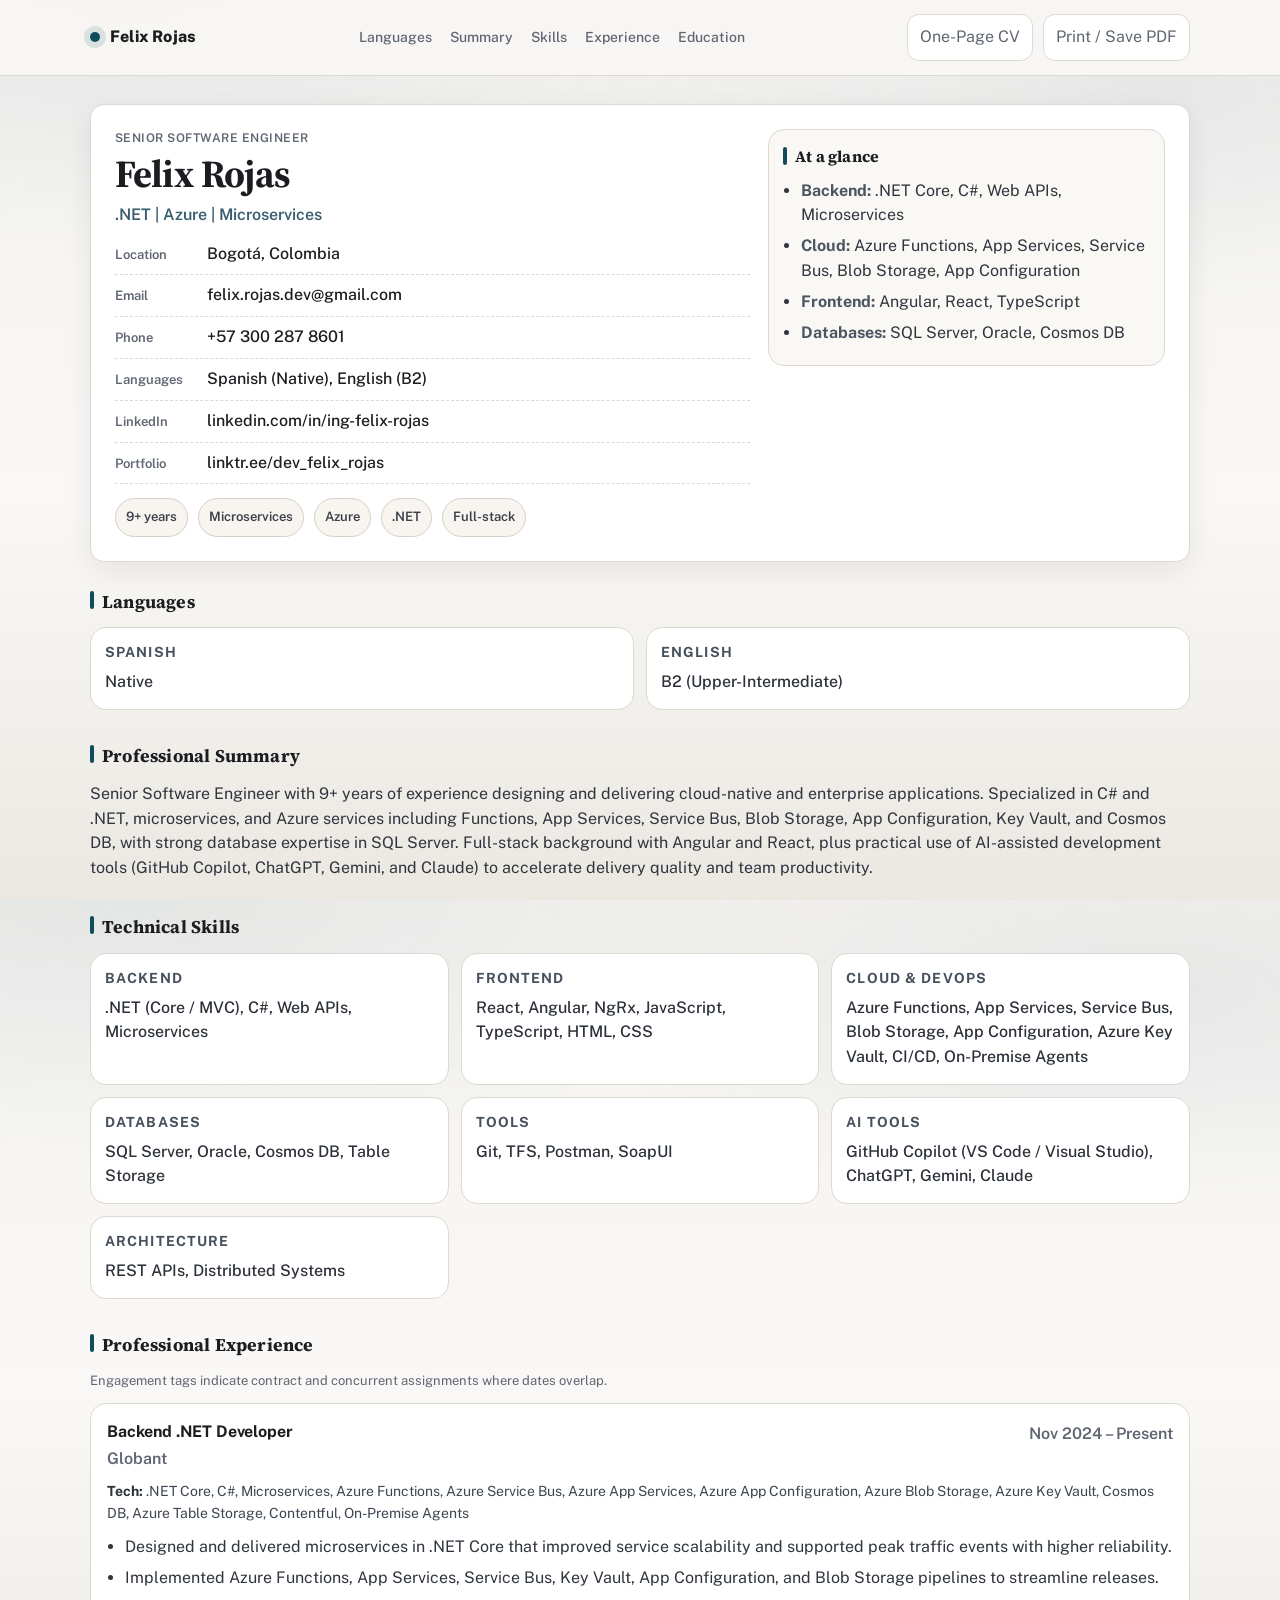
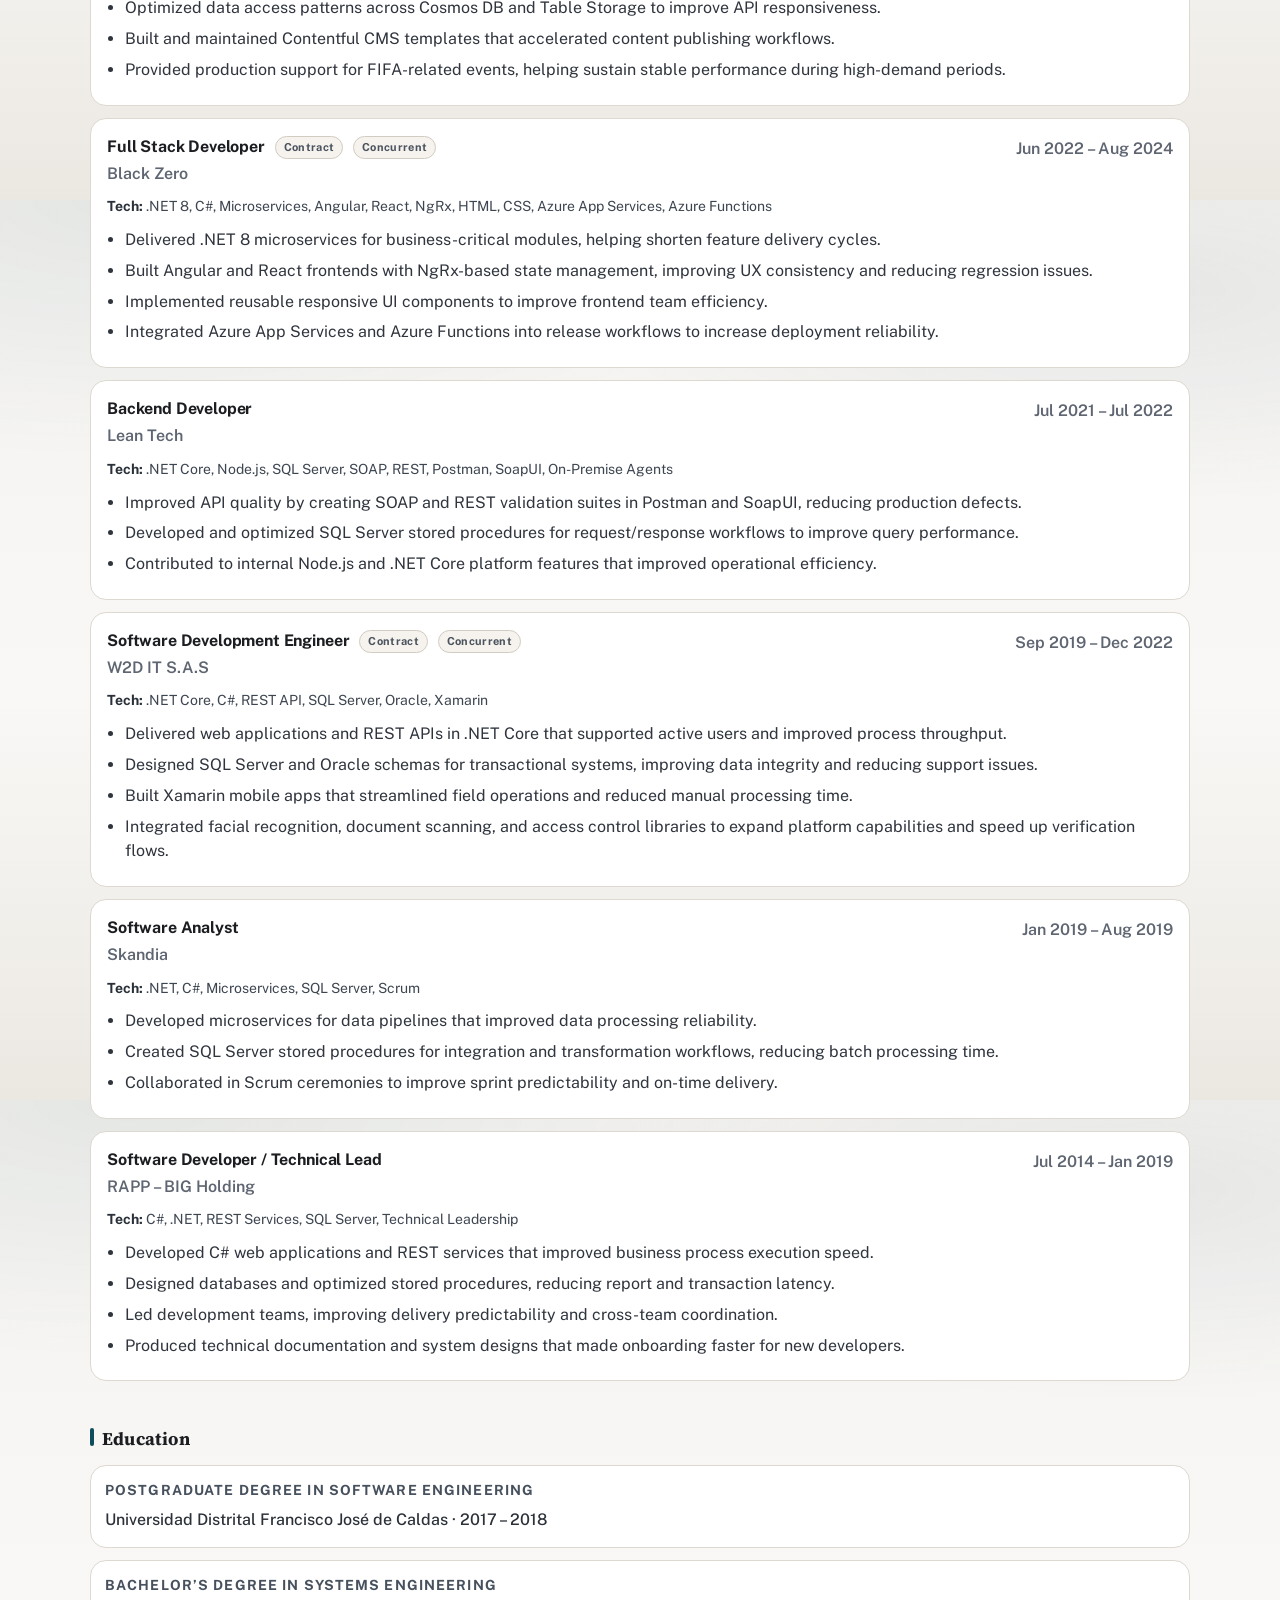
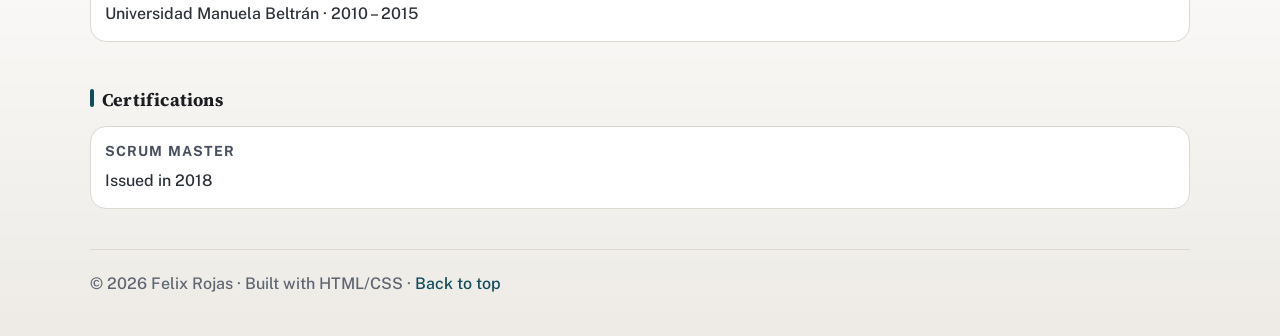
<file: index.html>
<!doctype html>
<html lang="en">
<head>
  <meta charset="utf-8" />
  <meta name="viewport" content="width=device-width,initial-scale=1" />
  <meta name="description" content="Felix Rojas — Senior Software Engineer (.NET | Azure | Microservices)" />
  <title>Felix Rojas — CV</title>

  <link rel="preconnect" href="https://fonts.googleapis.com">
  <link rel="preconnect" href="https://fonts.gstatic.com" crossorigin>
  <link href="https://fonts.googleapis.com/css2?family=Public+Sans:wght@400;500;600;700;800&family=Source+Serif+4:wght@500;600;700&display=swap" rel="stylesheet">

  <link rel="stylesheet" href="style.css" />
</head>

<body>
  <a class="skip-link" href="#content">Skip to content</a>

  <header class="topbar">
    <div class="container topbar__inner">
      <div class="topbar__brand">
        <span class="topbar__dot" aria-hidden="true"></span>
        <span class="topbar__name">Felix Rojas</span>
      </div>

      <nav class="topbar__nav" aria-label="Primary">
        <a href="#languages">Languages</a>
        <a href="#summary">Summary</a>
        <a href="#skills">Skills</a>
        <a href="#experience">Experience</a>
        <a href="#education">Education</a>
      </nav>

      <div class="topbar__actions">
        <a class="btn btn--ghost" href="index-one-page.html">One-Page CV</a>
        <button class="btn btn--ghost" type="button" onclick="window.print()">Print / Save PDF</button>
      </div>
    </div>
  </header>

  <main id="content" class="container">
    <section class="hero" aria-label="Header">
      <div class="hero__card">
        <div class="hero__left">
          <p class="hero__eyebrow">Senior Software Engineer</p>
          <h1 class="hero__title">Felix Rojas</h1>
          <p class="hero__subtitle">.NET | Azure | Microservices</p>

          <ul class="meta" aria-label="Contact details">
            <li><span class="meta__label">Location</span><span class="meta__value">Bogotá, Colombia</span></li>
            <li><span class="meta__label">Email</span><a class="meta__value" href="mailto:felix.rojas.dev@gmail.com">felix.rojas.dev@gmail.com</a></li>
            <li><span class="meta__label">Phone</span><a class="meta__value" href="tel:+573002878601">+57 300 287 8601</a></li>
            <li><span class="meta__label">Languages</span><span class="meta__value">Spanish (Native), English (B2)</span></li>
            <li><span class="meta__label">LinkedIn</span><a class="meta__value" href="https://www.linkedin.com/in/ing-felix-rojas" target="_blank" rel="noreferrer">linkedin.com/in/ing-felix-rojas</a></li>
            <li><span class="meta__label">Portfolio</span><a class="meta__value" href="https://linktr.ee/dev_felix_rojas" target="_blank" rel="noreferrer">linktr.ee/dev_felix_rojas</a></li>
          </ul>

          <div class="chips" aria-label="Highlights">
            <span class="chip">9+ years</span>
            <span class="chip">Microservices</span>
            <span class="chip">Azure</span>
            <span class="chip">.NET</span>
            <span class="chip">Full-stack</span>
          </div>
        </div>

        <div class="hero__right">
          <aside class="quick" aria-label="At a glance">
            <h2 class="section__title section__title--small">At a glance</h2>
            <ul class="quick__list">
              <li><strong>Backend:</strong> .NET Core, C#, Web APIs, Microservices</li>
              <li><strong>Cloud:</strong> Azure Functions, App Services, Service Bus, Blob Storage, App Configuration</li>
              <li><strong>Frontend:</strong> Angular, React, TypeScript</li>
              <li><strong>Databases:</strong> SQL Server, Oracle, Cosmos DB</li>
            </ul>
          </aside>
        </div>
      </div>
    </section>

    <section id="languages" class="section">
      <h2 class="section__title">Languages</h2>

      <div class="grid grid--2">
        <div class="card">
          <h3 class="card__title">Spanish</h3>
          <p class="card__text">Native</p>
        </div>

        <div class="card">
          <h3 class="card__title">English</h3>
          <p class="card__text">B2 (Upper-Intermediate)</p>
        </div>
      </div>
    </section>

    <section id="summary" class="section">
      <h2 class="section__title">Professional Summary</h2>
      <p class="section__text">
        Senior Software Engineer with 9+ years of experience designing and delivering cloud-native and enterprise applications.
        Specialized in C# and .NET, microservices, and Azure services including Functions, App Services, Service Bus, Blob Storage,
        App Configuration, Key Vault, and Cosmos DB, with strong database expertise in SQL Server.
        Full-stack background with Angular and React, plus practical use of AI-assisted development tools (GitHub Copilot, ChatGPT,
        Gemini, and Claude) to accelerate delivery quality and team productivity.
      </p>
    </section>

    <section id="skills" class="section">
      <h2 class="section__title">Technical Skills</h2>

      <div class="grid">
        <div class="card">
          <h3 class="card__title">Backend</h3>
          <p class="card__text">.NET (Core / MVC), C#, Web APIs, Microservices</p>
        </div>
        <div class="card">
          <h3 class="card__title">Frontend</h3>
          <p class="card__text">React, Angular, NgRx, JavaScript, TypeScript, HTML, CSS</p>
        </div>
        <div class="card">
          <h3 class="card__title">Cloud & DevOps</h3>
          <p class="card__text">Azure Functions, App Services, Service Bus, Blob Storage, App Configuration, Azure Key Vault, CI/CD, On-Premise Agents</p>
        </div>
        <div class="card">
          <h3 class="card__title">Databases</h3>
          <p class="card__text">SQL Server, Oracle, Cosmos DB, Table Storage</p>
        </div>
        <div class="card">
          <h3 class="card__title">Tools</h3>
          <p class="card__text">Git, TFS, Postman, SoapUI</p>
        </div>
        <div class="card">
          <h3 class="card__title">AI Tools</h3>
          <p class="card__text">GitHub Copilot (VS Code / Visual Studio), ChatGPT, Gemini, Claude</p>
        </div>
        <div class="card">
          <h3 class="card__title">Architecture</h3>
          <p class="card__text">REST APIs, Distributed Systems</p>
        </div>
      </div>
    </section>

    <section id="experience" class="section">
      <h2 class="section__title">Professional Experience</h2>
      <p class="section__hint">Engagement tags indicate contract and concurrent assignments where dates overlap.</p>

      <article class="role">
        <header class="role__header">
          <div>
            <h3 class="role__title">Backend .NET Developer</h3>
            <p class="role__company">Globant</p>
          </div>
          <p class="role__date">Nov 2024 – Present</p>
        </header>
        <p class="role__stack"><strong>Tech:</strong> .NET Core, C#, Microservices, Azure Functions, Azure Service Bus, Azure App Services, Azure App Configuration, Azure Blob Storage, Azure Key Vault, Cosmos DB, Azure Table Storage, Contentful, On-Premise Agents</p>
        <ul class="role__bullets">
          <li>Designed and delivered microservices in .NET Core that improved service scalability and supported peak traffic events with higher reliability.</li>
          <li>Implemented Azure Functions, App Services, Service Bus, Key Vault, App Configuration, and Blob Storage pipelines to streamline releases.</li>
          <li>Optimized data access patterns across Cosmos DB and Table Storage to improve API responsiveness.</li>
          <li>Built and maintained Contentful CMS templates that accelerated content publishing workflows.</li>
          <li>Provided production support for FIFA-related events, helping sustain stable performance during high-demand periods.</li>
        </ul>
      </article>

      <article class="role">
        <header class="role__header">
          <div>
            <h3 class="role__title">Full Stack Developer <span class="tag">Contract</span> <span class="tag">Concurrent</span></h3>
            <p class="role__company">Black Zero</p>
          </div>
          <p class="role__date">Jun 2022 – Aug 2024</p>
        </header>
        <p class="role__stack"><strong>Tech:</strong> .NET 8, C#, Microservices, Angular, React, NgRx, HTML, CSS, Azure App Services, Azure Functions</p>
        <ul class="role__bullets">
          <li>Delivered .NET 8 microservices for business-critical modules, helping shorten feature delivery cycles.</li>
          <li>Built Angular and React frontends with NgRx-based state management, improving UX consistency and reducing regression issues.</li>
          <li>Implemented reusable responsive UI components to improve frontend team efficiency.</li>
          <li>Integrated Azure App Services and Azure Functions into release workflows to increase deployment reliability.</li>
        </ul>
      </article>

      <article class="role">
        <header class="role__header">
          <div>
            <h3 class="role__title">Backend Developer</h3>
            <p class="role__company">Lean Tech</p>
          </div>
          <p class="role__date">Jul 2021 – Jul 2022</p>
        </header>
        <p class="role__stack"><strong>Tech:</strong> .NET Core, Node.js, SQL Server, SOAP, REST, Postman, SoapUI, On-Premise Agents</p>
        <ul class="role__bullets">
          <li>Improved API quality by creating SOAP and REST validation suites in Postman and SoapUI, reducing production defects.</li>
          <li>Developed and optimized SQL Server stored procedures for request/response workflows to improve query performance.</li>
          <li>Contributed to internal Node.js and .NET Core platform features that improved operational efficiency.</li>
        </ul>
      </article>

      <article class="role">
        <header class="role__header">
          <div>
            <h3 class="role__title">Software Development Engineer <span class="tag">Contract</span> <span class="tag">Concurrent</span></h3>
            <p class="role__company">W2D IT S.A.S</p>
          </div>
          <p class="role__date">Sep 2019 – Dec 2022</p>
        </header>
        <p class="role__stack"><strong>Tech:</strong> .NET Core, C#, REST API, SQL Server, Oracle, Xamarin</p>
        <ul class="role__bullets">
          <li>Delivered web applications and REST APIs in .NET Core that supported active users and improved process throughput.</li>
          <li>Designed SQL Server and Oracle schemas for transactional systems, improving data integrity and reducing support issues.</li>
          <li>Built Xamarin mobile apps that streamlined field operations and reduced manual processing time.</li>
          <li>Integrated facial recognition, document scanning, and access control libraries to expand platform capabilities and speed up verification flows.</li>
        </ul>
      </article>

      <article class="role">
        <header class="role__header">
          <div>
            <h3 class="role__title">Software Analyst</h3>
            <p class="role__company">Skandia</p>
          </div>
          <p class="role__date">Jan 2019 – Aug 2019</p>
        </header>
        <p class="role__stack"><strong>Tech:</strong> .NET, C#, Microservices, SQL Server, Scrum</p>
        <ul class="role__bullets">
          <li>Developed microservices for data pipelines that improved data processing reliability.</li>
          <li>Created SQL Server stored procedures for integration and transformation workflows, reducing batch processing time.</li>
          <li>Collaborated in Scrum ceremonies to improve sprint predictability and on-time delivery.</li>
        </ul>
      </article>

      <article class="role">
        <header class="role__header">
          <div>
            <h3 class="role__title">Software Developer / Technical Lead</h3>
            <p class="role__company">RAPP – BIG Holding</p>
          </div>
          <p class="role__date">Jul 2014 – Jan 2019</p>
        </header>
        <p class="role__stack"><strong>Tech:</strong> C#, .NET, REST Services, SQL Server, Technical Leadership</p>
        <ul class="role__bullets">
          <li>Developed C# web applications and REST services that improved business process execution speed.</li>
          <li>Designed databases and optimized stored procedures, reducing report and transaction latency.</li>
          <li>Led development teams, improving delivery predictability and cross-team coordination.</li>
          <li>Produced technical documentation and system designs that made onboarding faster for new developers.</li>
        </ul>
      </article>
    </section>

    <section id="education" class="section">
      <h2 class="section__title">Education</h2>

      <div class="card card--wide">
        <h3 class="card__title">Postgraduate Degree in Software Engineering</h3>
        <p class="card__text">Universidad Distrital Francisco José de Caldas · 2017 – 2018</p>
      </div>

      <div class="card card--wide">
        <h3 class="card__title">Bachelor’s Degree in Systems Engineering</h3>
        <p class="card__text">Universidad Manuela Beltrán · 2010 – 2015</p>
      </div>
    </section>

    <section class="section">
      <h2 class="section__title">Certifications</h2>

      <div class="card card--wide">
        <h3 class="card__title">Scrum Master</h3>
        <p class="card__text">Issued in 2018</p>
      </div>
    </section>

    <footer class="footer">
      <p class="footer__text">
        © <span id="y"></span> Felix Rojas · Built with HTML/CSS · <a href="#content">Back to top</a>
      </p>
    </footer>
  </main>

  <script>
    document.getElementById("y").textContent = new Date().getFullYear();
  </script>
</body>
</html>
</file>
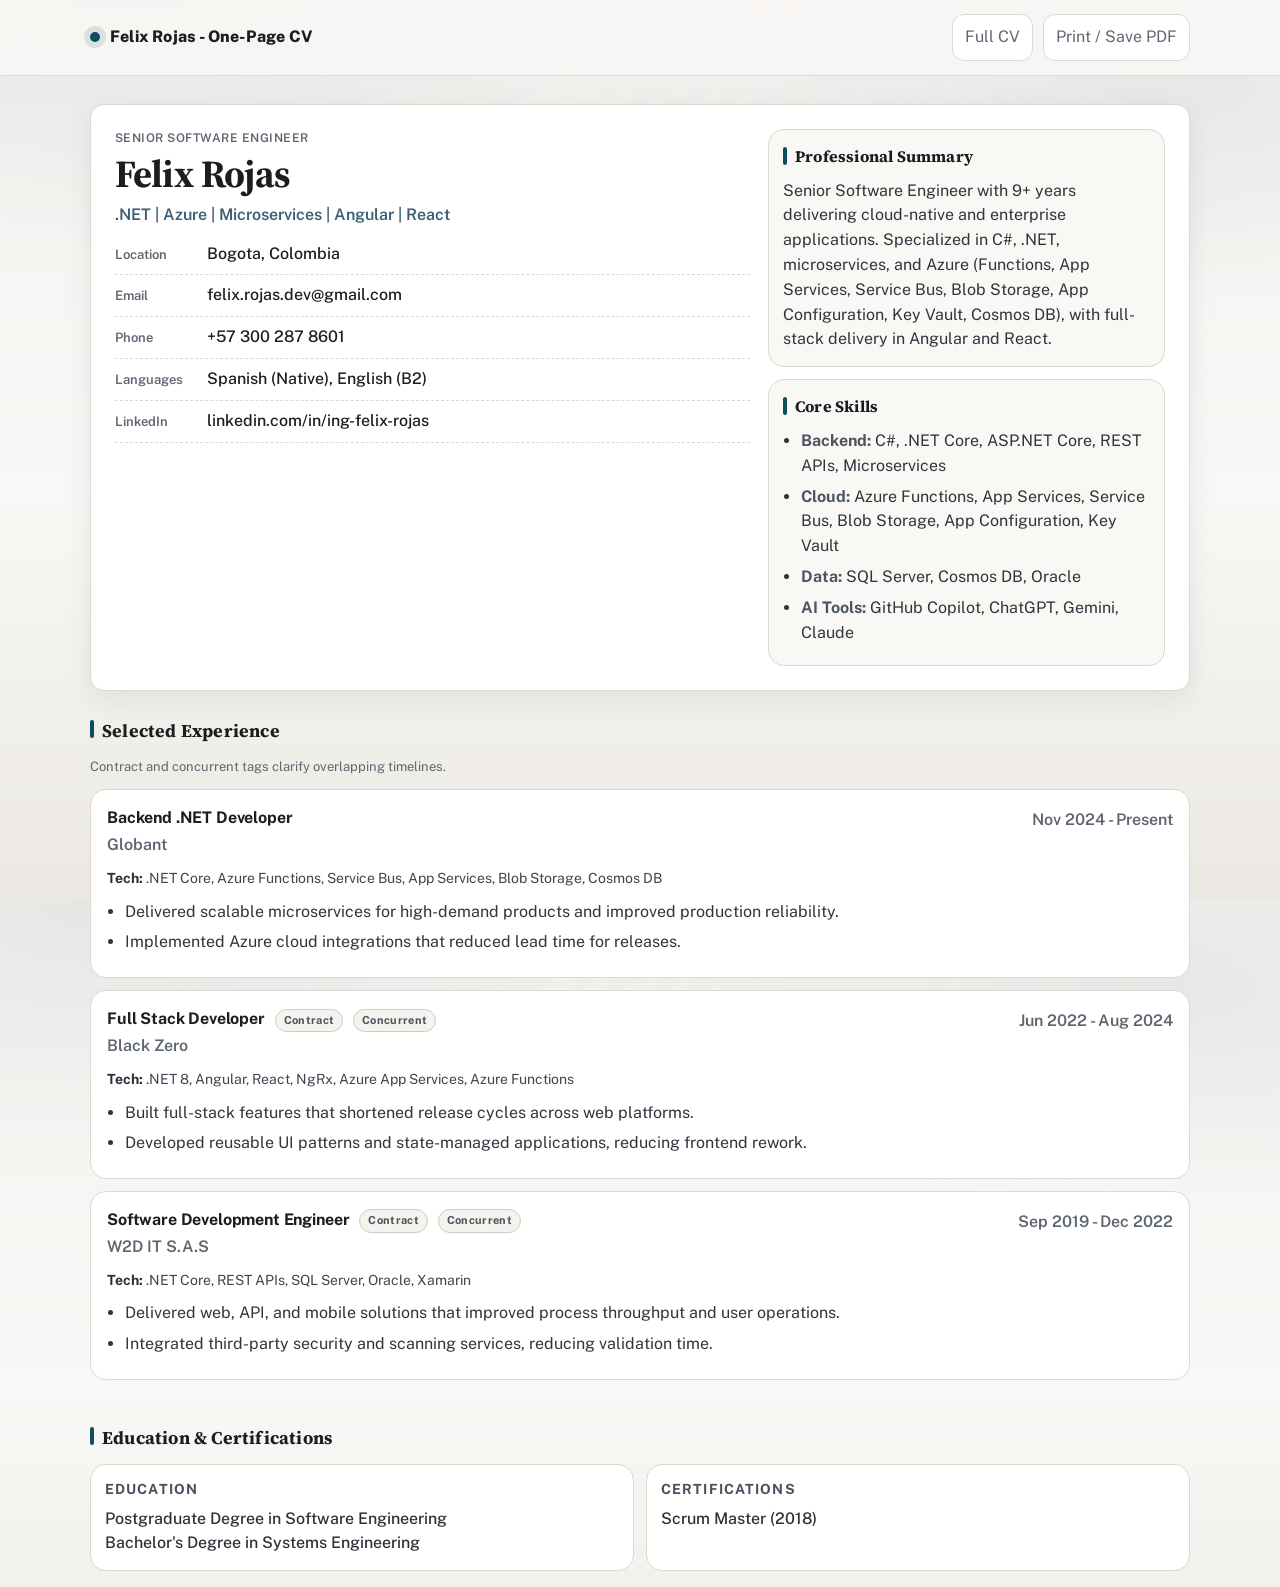
<file: index-one-page.html>
<!doctype html>
<html lang="en">
<head>
  <meta charset="utf-8" />
  <meta name="viewport" content="width=device-width,initial-scale=1" />
  <meta name="description" content="Felix Rojas - One-Page CV" />
  <title>Felix Rojas - One-Page CV</title>

  <link rel="preconnect" href="https://fonts.googleapis.com">
  <link rel="preconnect" href="https://fonts.gstatic.com" crossorigin>
  <link href="https://fonts.googleapis.com/css2?family=Public+Sans:wght@400;500;600;700;800&family=Source+Serif+4:wght@500;600;700&display=swap" rel="stylesheet">

  <link rel="stylesheet" href="style.css" />
</head>
<body>
  <header class="topbar">
    <div class="container topbar__inner">
      <div class="topbar__brand">
        <span class="topbar__dot" aria-hidden="true"></span>
        <span class="topbar__name">Felix Rojas - One-Page CV</span>
      </div>

      <div class="topbar__actions">
        <a class="btn btn--ghost" href="index.html">Full CV</a>
        <button class="btn btn--ghost" type="button" onclick="window.print()">Print / Save PDF</button>
      </div>
    </div>
  </header>

  <main id="content" class="container">
    <section class="hero" aria-label="Header">
      <div class="hero__card">
        <div class="hero__left">
          <p class="hero__eyebrow">Senior Software Engineer</p>
          <h1 class="hero__title">Felix Rojas</h1>
          <p class="hero__subtitle">.NET | Azure | Microservices | Angular | React</p>

          <ul class="meta" aria-label="Contact details">
            <li><span class="meta__label">Location</span><span class="meta__value">Bogota, Colombia</span></li>
            <li><span class="meta__label">Email</span><a class="meta__value" href="mailto:felix.rojas.dev@gmail.com">felix.rojas.dev@gmail.com</a></li>
            <li><span class="meta__label">Phone</span><a class="meta__value" href="tel:+573002878601">+57 300 287 8601</a></li>
            <li><span class="meta__label">Languages</span><span class="meta__value">Spanish (Native), English (B2)</span></li>
            <li><span class="meta__label">LinkedIn</span><a class="meta__value" href="https://www.linkedin.com/in/ing-felix-rojas" target="_blank" rel="noreferrer">linkedin.com/in/ing-felix-rojas</a></li>
          </ul>
        </div>

        <div class="hero__right">
          <section class="quick" aria-label="Summary">
            <h2 class="section__title section__title--small">Professional Summary</h2>
            <p class="section__text">
              Senior Software Engineer with 9+ years delivering cloud-native and enterprise applications. Specialized in C#, .NET,
              microservices, and Azure (Functions, App Services, Service Bus, Blob Storage, App Configuration, Key Vault, Cosmos DB),
              with full-stack delivery in Angular and React.
            </p>
          </section>

          <section class="quick" aria-label="Core skills">
            <h2 class="section__title section__title--small">Core Skills</h2>
            <ul class="quick__list">
              <li><strong>Backend:</strong> C#, .NET Core, ASP.NET Core, REST APIs, Microservices</li>
              <li><strong>Cloud:</strong> Azure Functions, App Services, Service Bus, Blob Storage, App Configuration, Key Vault</li>
              <li><strong>Data:</strong> SQL Server, Cosmos DB, Oracle</li>
              <li><strong>AI Tools:</strong> GitHub Copilot, ChatGPT, Gemini, Claude</li>
            </ul>
          </section>
        </div>
      </div>
    </section>

    <section class="section" aria-label="Selected experience">
      <h2 class="section__title">Selected Experience</h2>
      <p class="section__hint">Contract and concurrent tags clarify overlapping timelines.</p>

      <article class="role">
        <header class="role__header">
          <div>
            <h3 class="role__title">Backend .NET Developer</h3>
            <p class="role__company">Globant</p>
          </div>
          <p class="role__date">Nov 2024 - Present</p>
        </header>
        <p class="role__stack"><strong>Tech:</strong> .NET Core, Azure Functions, Service Bus, App Services, Blob Storage, Cosmos DB</p>
        <ul class="role__bullets">
          <li>Delivered scalable microservices for high-demand products and improved production reliability.</li>
          <li>Implemented Azure cloud integrations that reduced lead time for releases.</li>
        </ul>
      </article>

      <article class="role">
        <header class="role__header">
          <div>
            <h3 class="role__title">Full Stack Developer <span class="tag">Contract</span> <span class="tag">Concurrent</span></h3>
            <p class="role__company">Black Zero</p>
          </div>
          <p class="role__date">Jun 2022 - Aug 2024</p>
        </header>
        <p class="role__stack"><strong>Tech:</strong> .NET 8, Angular, React, NgRx, Azure App Services, Azure Functions</p>
        <ul class="role__bullets">
          <li>Built full-stack features that shortened release cycles across web platforms.</li>
          <li>Developed reusable UI patterns and state-managed applications, reducing frontend rework.</li>
        </ul>
      </article>

      <article class="role">
        <header class="role__header">
          <div>
            <h3 class="role__title">Software Development Engineer <span class="tag">Contract</span> <span class="tag">Concurrent</span></h3>
            <p class="role__company">W2D IT S.A.S</p>
          </div>
          <p class="role__date">Sep 2019 - Dec 2022</p>
        </header>
        <p class="role__stack"><strong>Tech:</strong> .NET Core, REST APIs, SQL Server, Oracle, Xamarin</p>
        <ul class="role__bullets">
          <li>Delivered web, API, and mobile solutions that improved process throughput and user operations.</li>
          <li>Integrated third-party security and scanning services, reducing validation time.</li>
        </ul>
      </article>
    </section>

    <section class="section" aria-label="Education and certifications">
      <h2 class="section__title">Education & Certifications</h2>
      <div class="grid grid--2">
        <div class="card">
          <h3 class="card__title">Education</h3>
          <p class="card__text">Postgraduate Degree in Software Engineering</p>
          <p class="card__text">Bachelor's Degree in Systems Engineering</p>
        </div>
        <div class="card">
          <h3 class="card__title">Certifications</h3>
          <p class="card__text">Scrum Master (2018)</p>
        </div>
      </div>
    </section>
  </main>
</body>
</html>
</file>
<file: style.css>
:root{
  --bg: #f4f2ef;
  --bg-soft: #ebe8e2;
  --paper: #ffffff;
  --paper-muted: #faf8f5;
  --text: #1b1d21;
  --muted: #5f6672;
  --line: #ddd8d0;
  --accent: #0f4c5c;
  --accent-soft: #3b5f73;
  --shadow: 0 8px 28px rgba(23, 29, 38, .08);
  --radius: 14px;
}

*{ box-sizing:border-box; }
html,body{ height:100%; }
body{
  margin:0;
  font-family: "Public Sans", "Segoe UI", sans-serif;
  background:
    radial-gradient(1100px 420px at 10% 0%, rgba(15,76,92,.07), transparent 62%),
    radial-gradient(900px 320px at 90% 10%, rgba(59,95,115,.08), transparent 66%),
    linear-gradient(180deg, var(--bg) 0%, #f9f8f6 55%, var(--bg-soft) 100%),
    var(--bg);
  color: var(--text);
  line-height: 1.55;
}

a{ color: var(--accent); text-decoration:none; }
a:hover{ text-decoration:underline; }

.container{
  width:min(1100px, calc(100% - 40px));
  margin:0 auto;
}

.skip-link{
  position:absolute;
  left:-999px;
  top:10px;
  background: var(--accent);
  color: #fff;
  padding: 10px 12px;
  border-radius: 10px;
  z-index: 9999;
}
.skip-link:focus{ left: 16px; }

.topbar{
  position: sticky;
  top: 0;
  backdrop-filter: blur(8px);
  background: rgba(250,248,245,.88);
  border-bottom: 1px solid var(--line);
  z-index: 50;
}
.topbar__inner{
  display:flex;
  align-items:center;
  justify-content:space-between;
  gap: 14px;
  padding: 14px 0;
}
.topbar__brand{
  display:flex;
  align-items:center;
  gap: 10px;
  font-weight: 800;
  letter-spacing: .2px;
}
.topbar__dot{
  width: 10px;
  height: 10px;
  border-radius: 999px;
  background: var(--accent);
  box-shadow: 0 0 0 6px rgba(15,76,92,.12);
}
.topbar__nav{
  display:flex;
  gap: 18px;
  flex-wrap: wrap;
  justify-content:center;
}
.topbar__nav a{
  color: var(--muted);
  font-weight: 500;
  font-size: 14px;
}
.topbar__nav a:hover{ color: var(--text); text-decoration:none; }
.topbar__actions{ display:flex; gap: 10px; }

.btn{
  font: inherit;
  border: 1px solid var(--line);
  border-radius: 12px;
  padding: 10px 12px;
  color: var(--accent);
  background: var(--paper);
  cursor:pointer;
}
.btn:hover{ background: var(--paper-muted); }
.btn--ghost{ color: var(--muted); }

.hero{ padding: 28px 0 10px; }
.hero__card{
  display:grid;
  grid-template-columns: 1.6fr 1fr;
  gap: 18px;
  background: var(--paper);
  border: 1px solid var(--line);
  border-radius: var(--radius);
  padding: 24px;
  box-shadow: var(--shadow);
}
.hero__eyebrow{
  margin:0 0 6px;
  font-weight: 600;
  color: var(--muted);
  letter-spacing: .04em;
  text-transform: uppercase;
  font-size: 12px;
}
.hero__title{
  margin:0;
  font-family: "Source Serif 4", Georgia, serif;
  font-size: clamp(34px, 3vw, 46px);
  letter-spacing: -0.015em;
  line-height: 1.08;
}
.hero__subtitle{
  margin: 8px 0 14px;
  font-weight: 600;
  color: var(--accent-soft);
}

.meta{
  list-style:none;
  padding:0;
  margin: 0 0 14px;
  display:grid;
  gap: 8px;
}
.meta li{
  display:flex;
  gap: 12px;
  align-items:baseline;
  border-bottom: 1px dashed var(--line);
  padding-bottom: 8px;
}
.meta__label{
  width: 80px;
  color: var(--muted);
  font-weight: 600;
  font-size: 13px;
}
.meta__value{
  color: var(--text);
  font-weight: 500;
  word-break: break-word;
}

.chips{
  display:flex;
  flex-wrap:wrap;
  gap: 10px;
}
.chip{
  border: 1px solid #d6d0c7;
  background: #f8f5f0;
  color: #3b4049;
  padding: 8px 10px;
  border-radius: 999px;
  font-weight: 600;
  font-size: 13px;
}

.hero__right{ display:flex; flex-direction:column; gap: 12px; }

.avatar{
  margin:0;
  border: 1px solid var(--line);
  border-radius: var(--radius);
  padding: 14px;
  background: var(--paper-muted);
}
.avatar img{
  width: 100%;
  height: auto;
  aspect-ratio: 1 / 1;
  object-fit: cover;
  border-radius: 14px;
  border: 1px solid #dfd9d1;
}
.avatar__caption{
  margin-top: 10px;
  color: var(--muted);
  font-weight: 500;
  font-size: 13px;
}

.section{ padding: 16px 0; }
.section__title{
  margin: 0 0 12px;
  font-size: 18px;
  letter-spacing: .2px;
  position: relative;
  padding-left: 12px;
  font-family: "Source Serif 4", Georgia, serif;
}
.section__title::before{
  content:"";
  position:absolute;
  left:0;
  top: 3px;
  width: 4px;
  height: 18px;
  border-radius: 8px;
  background: var(--accent);
}
.section__title--small{ font-size: 16px; margin: 0 0 10px; }
.section__text{ margin:0; color: #2f343d; }
.section__hint{
  margin: 0 0 12px;
  color: #5f6672;
  font-size: 13px;
}

.grid{
  display:grid;
  grid-template-columns: repeat(3, 1fr);
  gap: 12px;
}
.grid--2{ grid-template-columns: repeat(2, 1fr); }

.card{
  border: 1px solid var(--line);
  border-radius: 16px;
  padding: 14px;
  background: var(--paper);
}
.card--wide{ margin-bottom: 12px; }
.card__title{
  margin: 0 0 6px;
  font-size: 14px;
  color: #47515e;
  font-weight: 700;
  text-transform: uppercase;
  letter-spacing: .08em;
}
.card__text{ margin: 0; font-weight: 500; color: #2c3139; }

.role{
  border: 1px solid var(--line);
  border-radius: 16px;
  padding: 16px;
  background: var(--paper);
  margin-bottom: 12px;
}
.role__header{
  display:flex;
  justify-content:space-between;
  gap: 10px;
  align-items:flex-start;
  margin-bottom: 10px;
}
.role__title{ margin:0; font-size: 16px; letter-spacing: -.01em; }
.role__company{ margin: 2px 0 0; color: var(--muted); font-weight: 600; }
.role__date{ margin: 2px 0 0; color: var(--muted); font-weight: 600; white-space: nowrap; }
.tag{
  display: inline-block;
  margin-left: 6px;
  padding: 2px 8px;
  border: 1px solid #d1cbc2;
  border-radius: 999px;
  background: #f6f3ee;
  color: #4a535e;
  font-size: 11px;
  font-weight: 700;
  letter-spacing: .03em;
  vertical-align: middle;
}

.role__stack{
  margin: 0 0 10px;
  font-size: 14px;
  color: #3d4550;
}

.role__stack strong{
  color: #2a313a;
}

.role__bullets{
  margin: 0;
  padding-left: 18px;
  color: #2f343d;
}
.role__bullets li{ margin: 6px 0; }

.list{ margin:0; padding-left: 18px; color: #2f343d; }

.quick{
  border: 1px solid var(--line);
  border-radius: 16px;
  padding: 14px;
  background: var(--paper-muted);
}
.quick__list{ margin:0; padding-left: 18px; color: #2f343d; }
.quick__list li{ margin: 6px 0; }
.quick strong{ color: #4c5561; }

.footer{
  padding: 22px 0 40px;
  border-top: 1px solid var(--line);
  margin-top: 12px;
}
.footer__text{ margin: 0; color: var(--muted); font-weight: 500; }

/* Responsive */
@media (max-width: 980px){
  .hero__card{ grid-template-columns: 1fr; }
  .grid{ grid-template-columns: 1fr; }
  .grid--2{ grid-template-columns: 1fr; }
  .topbar__actions{ display:none; }
  .topbar__nav{ display:none; }
}

/* Print (save as PDF) */
@media print{
  :root{
    --bg: #ffffff;
    --bg-soft: #ffffff;
    --paper: #ffffff;
    --paper-muted: #ffffff;
    --text: #0b1220;
    --muted: #334155;
    --line: rgba(2,6,23,.12);
    --accent: #0b1220;
  }
  body{ background: #fff; color: #0b1220; }
  .topbar, .skip-link, .btn { display:none !important; }
  a{ color: #0b1220; text-decoration: none; }
  .hero__card, .card, .role, .quick, .avatar{ box-shadow: none; }
  .container{ width: 100%; margin: 0; }
}
</file>
